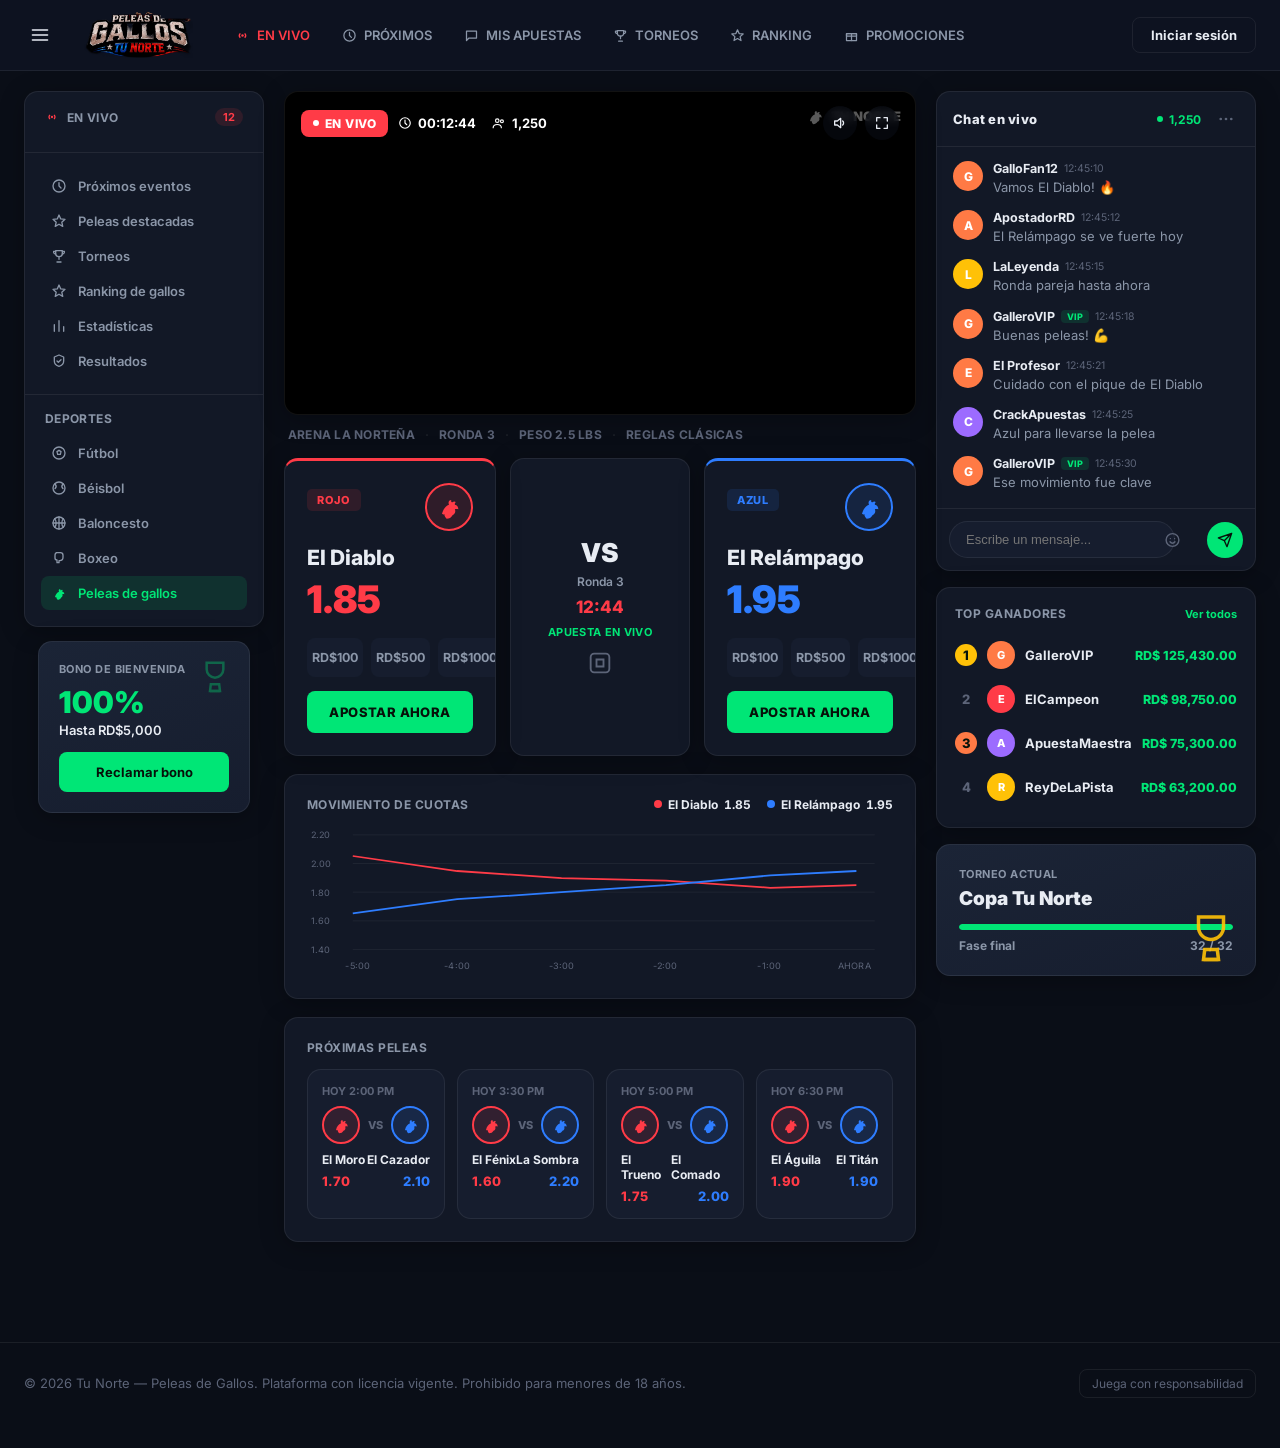
<file: index.html>
<!DOCTYPE html>
<html lang="es">
<head>
<meta charset="UTF-8">
<meta name="viewport" content="width=device-width, initial-scale=1.0">
<title>Tu Norte — Apuestas de Gallos en Vivo</title>
<link rel="stylesheet" href="styles.css?v=3">
<script>
  if(localStorage.getItem('gc_auth') !== '1'){ /* home es pública, no se exige login para ver */ }
</script>
</head>
<body>

<header class="topbar">
  <div class="topbar-inner">
    <button class="menu-btn" aria-label="Menú" onclick="toggleSidebar()">
      <svg viewBox="0 0 24 24" fill="none" stroke="currentColor" stroke-width="2" stroke-linecap="round" width="20" height="20"><path d="M3 6h18"/><path d="M3 12h18"/><path d="M3 18h18"/></svg>
    </button>
    <a href="index.html" class="brand">
      <img src="assets/logo-tu-norte.webp" alt="Peleas de Gallos Tu Norte" class="brand-logo-img">
    </a>

    <nav class="main-nav">
      <a href="index.html" class="active">
        <svg viewBox="0 0 24 24" fill="none" stroke="currentColor" stroke-width="2"><circle cx="12" cy="12" r="2" fill="currentColor" stroke="none"/><path d="M8.5 8.5a5 5 0 0 0 0 7"/><path d="M15.5 8.5a5 5 0 0 1 0 7"/></svg>
        EN VIVO
      </a>
      <a href="#proximas">
        <svg viewBox="0 0 24 24" fill="none" stroke="currentColor" stroke-width="2" stroke-linecap="round"><circle cx="12" cy="12" r="9"/><path d="M12 7v5l3 3"/></svg>
        PRÓXIMOS
      </a>
      <a href="billetera.html">
        <svg viewBox="0 0 24 24" fill="none" stroke="currentColor" stroke-width="2" stroke-linecap="round" stroke-linejoin="round"><path d="M4 5h16v11H8l-4 4V5z"/></svg>
        MIS APUESTAS
      </a>
      <a href="#">
        <svg viewBox="0 0 24 24" fill="none" stroke="currentColor" stroke-width="2" stroke-linecap="round" stroke-linejoin="round"><path d="M7 4h10v4a5 5 0 0 1-10 0V4z"/><path d="M7 5H4a3 3 0 0 0 3 4"/><path d="M17 5h3a3 3 0 0 1-3 4"/><path d="M12 13v4"/><path d="M9 21h6"/></svg>
        TORNEOS
      </a>
      <a href="#">
        <svg viewBox="0 0 24 24" fill="none" stroke="currentColor" stroke-width="2" stroke-linejoin="round"><path d="M12 3l2.6 5.9 6.4.6-4.8 4.3 1.4 6.3L12 16.9 6.4 20.1l1.4-6.3-4.8-4.3 6.4-.6L12 3z"/></svg>
        RANKING
      </a>
      <a href="#">
        <svg viewBox="0 0 24 24" fill="none" stroke="currentColor" stroke-width="2" stroke-linecap="round" stroke-linejoin="round"><rect x="4" y="9" width="16" height="11"/><path d="M4 9h16v4H4z"/><path d="M12 9v11"/></svg>
        PROMOCIONES
      </a>
    </nav>

    <div class="top-actions">
      <span id="nav-guest" style="display:flex;">
        <a href="login.html" class="btn btn-outline" style="padding:9px 18px; font-size:13px;">Iniciar sesión</a>
      </span>
      <span id="nav-user" style="display:none; align-items:center; gap:12px;">
        <a href="billetera.html" class="wallet-pill">
          <span class="amt" id="balance-pill">RD$ 0.00</span>
          <span class="add-btn">+</span>
        </a>
        <button class="icon-btn" aria-label="Notificaciones">
          <svg viewBox="0 0 24 24" fill="none" stroke="currentColor" stroke-width="2" stroke-linecap="round" stroke-linejoin="round"><path d="M6 9a6 6 0 0 1 12 0c0 5 2 6 2 6H4s2-1 2-6z"/><path d="M10 20a2 2 0 0 0 4 0"/></svg>
          <span class="badge">3</span>
        </button>
        <a href="#" onclick="logout(); return false;" class="icon-btn" aria-label="Cuenta">
          <svg viewBox="0 0 24 24" fill="none" stroke="currentColor" stroke-width="2" stroke-linecap="round" stroke-linejoin="round"><circle cx="12" cy="8" r="4"/><path d="M4 20c0-4 4-6 8-6s8 2 8 6"/></svg>
        </a>
      </span>
    </div>
  </div>
</header>

<div class="dashboard">

  <!-- ===== LEFT SIDEBAR ===== -->
  <div class="sidebar-backdrop" id="sidebar-backdrop" onclick="toggleSidebar()"></div>
  <aside class="left-sidebar" id="left-sidebar">
    <button class="sidebar-close" aria-label="Cerrar menú" onclick="toggleSidebar()">
      <svg viewBox="0 0 24 24" fill="none" stroke="currentColor" stroke-width="2" stroke-linecap="round"><path d="M6 6l12 12M18 6L6 18"/></svg>
    </button>
    <div class="side-panel">
      <div class="side-section">
        <div class="side-head">
          <span class="title">
            <svg viewBox="0 0 24 24" fill="none" stroke="currentColor" stroke-width="2"><circle cx="12" cy="12" r="2" fill="currentColor" stroke="none"/><path d="M8.5 8.5a5 5 0 0 0 0 7"/><path d="M15.5 8.5a5 5 0 0 1 0 7"/></svg>
            En vivo
          </span>
          <span class="count-pill">12</span>
        </div>
      </div>
      <div class="side-section">
        <div class="side-link-list">
          <a class="side-link" href="#"><svg viewBox="0 0 24 24" fill="none" stroke="currentColor" stroke-width="2" stroke-linecap="round"><circle cx="12" cy="12" r="9"/><path d="M12 7v5l3 3"/></svg>Próximos eventos</a>
          <a class="side-link" href="#"><svg viewBox="0 0 24 24" fill="none" stroke="currentColor" stroke-width="2" stroke-linejoin="round"><path d="M12 3l2.6 5.9 6.4.6-4.8 4.3 1.4 6.3L12 16.9 6.4 20.1l1.4-6.3-4.8-4.3 6.4-.6L12 3z"/></svg>Peleas destacadas</a>
          <a class="side-link" href="#"><svg viewBox="0 0 24 24" fill="none" stroke="currentColor" stroke-width="2" stroke-linecap="round" stroke-linejoin="round"><path d="M7 4h10v4a5 5 0 0 1-10 0V4z"/><path d="M7 5H4a3 3 0 0 0 3 4"/><path d="M17 5h3a3 3 0 0 1-3 4"/><path d="M12 13v4"/><path d="M9 21h6"/></svg>Torneos</a>
          <a class="side-link" href="#"><svg viewBox="0 0 24 24" fill="none" stroke="currentColor" stroke-width="2" stroke-linejoin="round"><path d="M12 3l2.6 5.9 6.4.6-4.8 4.3 1.4 6.3L12 16.9 6.4 20.1l1.4-6.3-4.8-4.3 6.4-.6L12 3z"/></svg>Ranking de gallos</a>
          <a class="side-link" href="#"><svg viewBox="0 0 24 24" fill="none" stroke="currentColor" stroke-width="2" stroke-linecap="round"><path d="M5 20V10M12 20V4M19 20v-7"/></svg>Estadísticas</a>
          <a class="side-link" href="#"><svg viewBox="0 0 24 24" fill="none" stroke="currentColor" stroke-width="2" stroke-linecap="round" stroke-linejoin="round"><path d="M12 3l7 3v6c0 4-3 7-7 8-4-1-7-4-7-8V6l7-3z"/><path d="M9 12l2 2 4-4"/></svg>Resultados</a>
        </div>
      </div>
      <div class="side-section">
        <div class="side-head"><span class="title" style="color:var(--ink-soft);">Deportes</span></div>
        <div class="side-link-list">
          <a class="side-link" href="#"><svg viewBox="0 0 24 24" fill="none" stroke="currentColor" stroke-width="2"><circle cx="12" cy="12" r="9"/><path d="M12 8l3 2-1 4h-4l-1-4z"/></svg>Fútbol</a>
          <a class="side-link" href="#"><svg viewBox="0 0 24 24" fill="none" stroke="currentColor" stroke-width="2" stroke-linecap="round"><circle cx="12" cy="12" r="9"/><path d="M6 6c2 2 2 5 0 7M18 6c-2 2-2 5 0 7"/></svg>Béisbol</a>
          <a class="side-link" href="#"><svg viewBox="0 0 24 24" fill="none" stroke="currentColor" stroke-width="2" stroke-linecap="round"><circle cx="12" cy="12" r="9"/><path d="M3 12h18M12 3v18M5.5 5.5c3 3 3 10 0 13M18.5 5.5c-3 3-3 10 0 13"/></svg>Baloncesto</a>
          <a class="side-link" href="#"><svg viewBox="0 0 24 24" fill="none" stroke="currentColor" stroke-width="2" stroke-linejoin="round"><path d="M8 4h6a4 4 0 0 1 4 4v3a5 5 0 0 1-5 5h-1v3H9v-4c-2 0-3-1-3-3V9a5 5 0 0 1 2-5z"/></svg>Boxeo</a>
          <a class="side-link active" href="index.html"><svg viewBox="0 0 24 24" fill="currentColor" stroke="none"><path d="M6 18c1-4 3-7 6-8-1-2 0-4 2-4-.5 1 0 2 1 2 1-1 2-1 3 0-1 0-1 1-1 2 2 0 3 2 3 4-1-.5-2-.5-3 0 1 2 0 4-2 5-1 2-3 3-5 3-1-1-2-2-2-4-1 1-1 0-2 0z"/></svg>Peleas de gallos</a>
        </div>
      </div>
    </div>

    <div class="promo-card">
      <svg class="trophy" viewBox="0 0 24 24" fill="none" stroke="#00E676" stroke-width="1.5"><path d="M7 4h10v4a5 5 0 0 1-10 0V4z"/><path d="M9 21h6"/><path d="M9.5 17h5l.5 4h-6l.5-4z"/></svg>
      <div class="label">Bono de bienvenida</div>
      <div class="big">100%</div>
      <div class="sub">Hasta RD$5,000</div>
      <a href="registro.html" class="btn btn-brass btn-block" style="font-size:13px; padding:11px;">Reclamar bono</a>
    </div>
  </aside>

  <!-- ===== MAIN ===== -->
  <main>
    <div class="video-panel">
      <div class="video-watermark">
        <svg viewBox="0 0 24 24" fill="#fff" stroke="none"><path d="M6 18c1-4 3-7 6-8-1-2 0-4 2-4-.5 1 0 2 1 2 1-1 2-1 3 0-1 0-1 1-1 2 2 0 3 2 3 4-1-.5-2-.5-3 0 1 2 0 4-2 5-1 2-3 3-5 3-1-1-2-2-2-4-1 1-1 0-2 0z"/></svg>
        TU NORTE
      </div>
      <div class="video-overlay-top">
        <div style="display:flex; gap:10px; align-items:center;">
          <span class="live-badge"><span class="dot"></span>EN VIVO</span>
          <span class="video-meta-pill">
            <span class="item"><svg viewBox="0 0 24 24" fill="none" stroke="currentColor" stroke-width="2" stroke-linecap="round"><circle cx="12" cy="12" r="9"/><path d="M12 7v5l3 3"/></svg><span id="countdown">00:12:45</span></span>
            <span class="item"><svg viewBox="0 0 24 24" fill="none" stroke="currentColor" stroke-width="2" stroke-linecap="round" stroke-linejoin="round"><circle cx="9" cy="8" r="3"/><path d="M2 20c0-3.5 3-5.5 7-5.5s7 2 7 5.5"/><circle cx="17" cy="9" r="2.5"/></svg><span id="viewer-count">1,250</span></span>
          </span>
        </div>
        <div class="video-controls">
          <button class="video-icon-btn" id="mute-btn" aria-label="Sonido">
            <svg viewBox="0 0 24 24" fill="none" stroke="currentColor" stroke-width="2" stroke-linecap="round" stroke-linejoin="round"><path d="M4 9v6h4l5 4V5L8 9H4z"/><path d="M16 9a4 4 0 0 1 0 6"/></svg>
          </button>
          <button class="video-icon-btn" onclick="document.querySelector('.video-panel').requestFullscreen && document.querySelector('.video-panel').requestFullscreen()" aria-label="Pantalla completa">
            <svg viewBox="0 0 24 24" fill="none" stroke="currentColor" stroke-width="2" stroke-linecap="round" stroke-linejoin="round"><path d="M9 4H4v5M15 4h5v5M9 20H4v-5M15 20h5v-5"/></svg>
          </button>
        </div>
      </div>
      <iframe id="live-iframe"
        src="https://www.youtube.com/embed/if_2f8as9RU?start=5&autoplay=1&mute=1&loop=1&playlist=if_2f8as9RU&controls=0&modestbranding=1&rel=0&showinfo=0&iv_load_policy=3"
        title="Transmisión en vivo" allow="autoplay; encrypted-media" allowfullscreen>
      </iframe>
    </div>
    <div class="video-caption">
      <span>ARENA LA NORTEÑA</span><span class="sep">·</span><span>RONDA 3</span><span class="sep">·</span><span>PESO 2.5 LBS</span><span class="sep">·</span><span>REGLAS CLÁSICAS</span>
    </div>

    <div class="matchup-row">
      <div class="side-card red">
        <div class="side-card-top">
          <span class="side-tag red">ROJO</span>
          <span class="rooster-avatar red"><svg viewBox="0 0 24 24" fill="currentColor" stroke="none"><path d="M6 18c1-4 3-7 6-8-1-2 0-4 2-4-.5 1 0 2 1 2 1-1 2-1 3 0-1 0-1 1-1 2 2 0 3 2 3 4-1-.5-2-.5-3 0 1 2 0 4-2 5-1 2-3 3-5 3-1-1-2-2-2-4-1 1-1 0-2 0z"/></svg></span>
        </div>
        <div class="name">El Diablo</div>
        <div class="odds-val" id="odds-red">1.85</div>
        <div class="quick-chips" id="chip-row-red"></div>
        <button class="bet-btn" onclick="placeBet('red')">Apostar ahora</button>
      </div>

      <div class="vs-panel">
        <div class="vs-mark">VS</div>
        <div class="round">Ronda 3</div>
        <div class="timer" id="countdown2">00:12:45</div>
        <div class="live-note">Apuesta en vivo</div>
        <svg class="ring-icon" viewBox="0 0 24 24" fill="none" stroke="currentColor" stroke-width="1.6"><rect x="4" y="4" width="16" height="16" rx="3"/><path d="M9 9h6v6H9z"/></svg>
      </div>

      <div class="side-card blue">
        <div class="side-card-top">
          <span class="side-tag blue">AZUL</span>
          <span class="rooster-avatar blue"><svg viewBox="0 0 24 24" fill="currentColor" stroke="none"><path d="M6 18c1-4 3-7 6-8-1-2 0-4 2-4-.5 1 0 2 1 2 1-1 2-1 3 0-1 0-1 1-1 2 2 0 3 2 3 4-1-.5-2-.5-3 0 1 2 0 4-2 5-1 2-3 3-5 3-1-1-2-2-2-4-1 1-1 0-2 0z"/></svg></span>
        </div>
        <div class="name">El Relámpago</div>
        <div class="odds-val" id="odds-blue">1.95</div>
        <div class="quick-chips" id="chip-row-blue"></div>
        <button class="bet-btn" onclick="placeBet('blue')">Apostar ahora</button>
      </div>
    </div>

    <div class="chart-panel">
      <div class="chart-head">
        <span class="title">Movimiento de cuotas</span>
        <div class="chart-legend">
          <span><span class="dot red"></span>El Diablo <b id="legend-red" class="mono">1.85</b></span>
          <span><span class="dot blue"></span>El Relámpago <b id="legend-blue" class="mono">1.95</b></span>
        </div>
      </div>
      <svg class="chart-svg" viewBox="0 0 640 170" preserveAspectRatio="none">
        <line x1="50" y1="10" x2="620" y2="10" stroke="rgba(255,255,255,0.06)"/>
        <line x1="50" y1="42.5" x2="620" y2="42.5" stroke="rgba(255,255,255,0.06)"/>
        <line x1="50" y1="75" x2="620" y2="75" stroke="rgba(255,255,255,0.06)"/>
        <line x1="50" y1="107.5" x2="620" y2="107.5" stroke="rgba(255,255,255,0.06)"/>
        <line x1="50" y1="140" x2="620" y2="140" stroke="rgba(255,255,255,0.06)"/>
        <text x="4" y="14" fill="#5C6478" font-size="10">2.20</text>
        <text x="4" y="46.5" fill="#5C6478" font-size="10">2.00</text>
        <text x="4" y="79" fill="#5C6478" font-size="10">1.80</text>
        <text x="4" y="111.5" fill="#5C6478" font-size="10">1.60</text>
        <text x="4" y="144" fill="#5C6478" font-size="10">1.40</text>
        <polyline points="50,34 164,51 278,59 392,62 506,70 600,67" fill="none" stroke="#FF3B47" stroke-width="2"/>
        <polyline points="50,99 164,83 278,75 392,67 506,56 600,51" fill="none" stroke="#2E7DFF" stroke-width="2"/>
        <text x="42" y="162" fill="#5C6478" font-size="10">-5:00</text>
        <text x="150" y="162" fill="#5C6478" font-size="10">-4:00</text>
        <text x="264" y="162" fill="#5C6478" font-size="10">-3:00</text>
        <text x="378" y="162" fill="#5C6478" font-size="10">-2:00</text>
        <text x="492" y="162" fill="#5C6478" font-size="10">-1:00</text>
        <text x="580" y="162" fill="#5C6478" font-size="10">AHORA</text>
      </svg>
    </div>

    <div class="upcoming-panel" id="proximas">
      <div class="upcoming-title">Próximas peleas</div>
      <div class="upcoming-grid" id="upcoming-grid"></div>
    </div>
  </main>

  <!-- ===== RIGHT SIDEBAR ===== -->
  <aside>
    <div class="chat-card">
      <div class="chat-card-head">
        <span class="title">Chat en vivo</span>
        <div style="display:flex; align-items:center; gap:12px;">
          <span class="live-count"><span class="dot"></span><span id="chat-viewer-count">1,250</span></span>
          <button class="more-btn" aria-label="Más opciones">
            <svg viewBox="0 0 24 24" fill="currentColor" stroke="none"><circle cx="5" cy="12" r="1.8"/><circle cx="12" cy="12" r="1.8"/><circle cx="19" cy="12" r="1.8"/></svg>
          </button>
        </div>
      </div>
      <div class="chat-msgs" id="chat-messages"></div>
      <div class="chat-input-bar">
        <div class="chat-input-wrap">
          <input type="text" id="chat-input" placeholder="Escribe un mensaje..." maxlength="140" onkeydown="if(event.key==='Enter') sendChatMessage();">
          <button class="emoji-btn" aria-label="Emoji" onclick="return false;">
            <svg viewBox="0 0 24 24" fill="none" stroke="currentColor" stroke-width="2"><circle cx="12" cy="12" r="9"/><path d="M9 10h.01M15 10h.01" stroke-linecap="round"/><path d="M8.5 14.5c1 1.3 2.2 2 3.5 2s2.5-.7 3.5-2" stroke-linecap="round"/></svg>
          </button>
        </div>
        <button class="send-btn" onclick="sendChatMessage()" aria-label="Enviar">
          <svg viewBox="0 0 24 24" fill="none" stroke="currentColor" stroke-width="2" stroke-linecap="round" stroke-linejoin="round"><path d="M22 2L11 13M22 2l-7 20-4-9-9-4 20-7z"/></svg>
        </button>
      </div>
    </div>

    <div class="leaderboard-card">
      <div class="leaderboard-head"><span class="title">Top ganadores</span><span class="link">Ver todos</span></div>
      <div id="leaderboard-list"></div>
    </div>

    <div class="tournament-card">
      <svg class="trophy-graphic" viewBox="0 0 24 24" fill="none" stroke="#FFC107" stroke-width="1.4"><path d="M7 4h10v4a5 5 0 0 1-10 0V4z"/><path d="M9 21h6"/><path d="M9.5 17h5l.5 4h-6l.5-4z"/></svg>
      <div class="label">Torneo actual</div>
      <div class="name">Copa Tu Norte</div>
      <div class="progress-track"><div class="progress-fill" style="width:100%"></div></div>
      <div class="status"><span>Fase final</span><span>32 / 32</span></div>
    </div>
  </aside>
</div>

<footer>
  <div class="wrap">
    <div>© 2026 Tu Norte — Peleas de Gallos. Plataforma con licencia vigente. Prohibido para menores de 18 años.</div>
    <div class="legal-badge">Juega con responsabilidad</div>
  </div>
</footer>

<script src="app.js?v=3"></script>
<script>
/* ---------- Menú lateral (móvil) ---------- */
function toggleSidebar(){
  document.getElementById('left-sidebar').classList.toggle('open');
  document.getElementById('sidebar-backdrop').classList.toggle('open');
}

/* ---------- Cuotas y apuesta rápida por esquina ---------- */
let odds = { red: 1.85, blue: 1.95 };
let selected = { red: 0, blue: 0 };
const chipVals = [100, 500, 1000];

function buildChips(side){
  const row = document.getElementById('chip-row-' + side);
  row.innerHTML = chipVals.map(v => `<div class="quick-chip" data-val="${v}" onclick="selectChip('${side}', ${v})">RD$${v}</div>`).join('');
}
buildChips('red'); buildChips('blue');

function selectChip(side, val){
  selected[side] = val;
  document.querySelectorAll('#chip-row-' + side + ' .quick-chip').forEach(c => {
    c.classList.toggle('active', parseInt(c.dataset.val) === val);
  });
}

function placeBet(side){
  const amt = selected[side];
  if(!amt){ showToast('Selecciona un monto rápido primero'); return; }
  if(!isAuthed()){ window.location.href = 'login.html?next=index.html'; return; }
  if(amt > Store.getBalance()){ showToast('Saldo insuficiente. Carga tu billetera.'); return; }

  Store.setBalance(Store.getBalance() - amt);
  Store.addBet({
    id: 'AP-' + Math.floor(1000 + Math.random()*9000),
    evento: 'Arena La Norteña — Ronda 3',
    lado: side === 'red' ? 'Rojo' : 'Azul',
    monto: amt,
    cuota: odds[side],
    resultado: 'pending',
    fecha: 'Ahora'
  });
  renderBalancePill();
  showToast(`Apuesta confirmada: ${money(amt)} al ${side === 'red' ? 'Rojo (El Diablo)' : 'Azul (El Relámpago)'}`);
  selected[side] = 0;
  document.querySelectorAll('#chip-row-' + side + ' .quick-chip').forEach(c => c.classList.remove('active'));
}

/* Fluctuación de cuotas en vivo */
setInterval(() => {
  odds.red = +(1.85 + (Math.random()*0.06 - 0.03)).toFixed(2);
  odds.blue = +(1.95 + (Math.random()*0.06 - 0.03)).toFixed(2);
  document.getElementById('odds-red').textContent = odds.red.toFixed(2);
  document.getElementById('odds-blue').textContent = odds.blue.toFixed(2);
  document.getElementById('legend-red').textContent = odds.red.toFixed(2);
  document.getElementById('legend-blue').textContent = odds.blue.toFixed(2);
}, 4000);

/* Reloj de cierre */
let secondsLeft = 12*60 + 45;
function fmtClock(s){
  const h = Math.floor(s/3600), m = Math.floor((s%3600)/60), sec = s%60;
  return [h,m,sec].map(n => String(n).padStart(2,'0')).join(':');
}
setInterval(() => {
  if(secondsLeft <= 0) return;
  secondsLeft--;
  document.getElementById('countdown').textContent = fmtClock(secondsLeft);
  document.getElementById('countdown2').textContent = fmtClock(secondsLeft).slice(3);
}, 1000);

/* Contador de espectadores */
setInterval(() => {
  const el = document.getElementById('viewer-count');
  const el2 = document.getElementById('chat-viewer-count');
  const current = parseInt(el.textContent.replace(/,/g,''));
  const next = Math.max(80, current + Math.floor(Math.random()*9) - 4);
  el.textContent = next.toLocaleString('es-DO');
  el2.textContent = next.toLocaleString('es-DO');
}, 5000);

/* Mute toggle del video */
let muted = true;
document.getElementById('mute-btn').addEventListener('click', () => {
  muted = !muted;
  const f = document.getElementById('live-iframe');
  f.src = `https://www.youtube.com/embed/if_2f8as9RU?start=5&autoplay=1&mute=${muted?1:0}&loop=1&playlist=if_2f8as9RU&controls=0&modestbranding=1&rel=0&showinfo=0&iv_load_policy=3`;
});

/* ---------- Próximas peleas ---------- */
const upcoming = [
  { time:'HOY 2:00 PM', a:'El Moro', b:'El Cazador', oa:'1.70', ob:'2.10' },
  { time:'HOY 3:30 PM', a:'El Fénix', b:'La Sombra', oa:'1.60', ob:'2.20' },
  { time:'HOY 5:00 PM', a:'El Trueno', b:'El Comado', oa:'1.75', ob:'2.00' },
  { time:'HOY 6:30 PM', a:'El Águila', b:'El Titán', oa:'1.90', ob:'1.90' },
];
const roosterIcon = '<svg viewBox="0 0 24 24" fill="currentColor" stroke="none"><path d="M6 18c1-4 3-7 6-8-1-2 0-4 2-4-.5 1 0 2 1 2 1-1 2-1 3 0-1 0-1 1-1 2 2 0 3 2 3 4-1-.5-2-.5-3 0 1 2 0 4-2 5-1 2-3 3-5 3-1-1-2-2-2-4-1 1-1 0-2 0z"/></svg>';
document.getElementById('upcoming-grid').innerHTML = upcoming.map(f => `
  <div class="upcoming-card">
    <div class="upcoming-time">${f.time}</div>
    <div class="upcoming-vs">
      <span class="rooster-avatar red">${roosterIcon}</span>
      <span class="vs-mini">VS</span>
      <span class="rooster-avatar blue">${roosterIcon}</span>
    </div>
    <div class="upcoming-names"><span>${f.a}</span><span>${f.b}</span></div>
    <div class="upcoming-odds"><span class="r">${f.oa}</span><span class="b">${f.ob}</span></div>
  </div>
`).join('');

/* ---------- Chat en vivo ---------- */
const chatMessages = document.getElementById('chat-messages');
const avatarColors = ['#FF3B47','#2E7DFF','#00E676','#FFC107','#9C6BFF','#FF7A45'];
function colorFor(name){
  let h = 0; for(let i=0;i<name.length;i++) h = name.charCodeAt(i) + ((h<<5)-h);
  return avatarColors[Math.abs(h) % avatarColors.length];
}
function addChat(user, text, time, vip){
  const row = document.createElement('div');
  row.className = 'chat-msg-row';
  row.innerHTML = `
    <div class="chat-avatar" style="background:${colorFor(user)};">${user.charAt(0).toUpperCase()}</div>
    <div class="chat-msg-body">
      <div class="chat-msg-head">
        <span class="chat-username">${user}</span>
        ${vip ? '<span class="vip-badge">VIP</span>' : ''}
        <span class="chat-time">${time}</span>
      </div>
      <div class="chat-text"></div>
    </div>`;
  row.querySelector('.chat-text').textContent = text;
  chatMessages.appendChild(row);
  chatMessages.scrollTop = chatMessages.scrollHeight;
}

addChat('GalloFan12', 'Vamos El Diablo! 🔥', '12:45:10');
addChat('ApostadorRD', 'El Relámpago se ve fuerte hoy', '12:45:12');
addChat('LaLeyenda', 'Ronda pareja hasta ahora', '12:45:15');
addChat('GalleroVIP', 'Buenas peleas! 💪', '12:45:18', true);
addChat('El Profesor', 'Cuidado con el pique de El Diablo', '12:45:21');
addChat('CrackApuestas', 'Azul para llevarse la pelea', '12:45:25');
addChat('GalleroVIP', 'Ese movimiento fue clave', '12:45:30', true);

const chatPoolNames = ['Franklyn_RD','LaGalleraMoca','Yeimy88','ElCriollo','DonRafa','Perico23','TatoBets','LimaGallos','Wander_RD'];
const chatPoolMsgs = ['Vamos Diablo, ese pico no falla','Cargando más al Azul 💪','La cuota está bajando rápido','Buena defensa del Rojo','Esto se pone bueno','Azul respondiendo bien'];
setInterval(() => {
  const name = chatPoolNames[Math.floor(Math.random()*chatPoolNames.length)];
  const text = chatPoolMsgs[Math.floor(Math.random()*chatPoolMsgs.length)];
  const now = new Date();
  const time = [now.getHours(),now.getMinutes(),now.getSeconds()].map(n=>String(n).padStart(2,'0')).join(':');
  addChat(name, text, time);
}, 4000);

function sendChatMessage(){
  const input = document.getElementById('chat-input');
  const text = input.value.trim();
  if(!text) return;
  const now = new Date();
  const time = [now.getHours(),now.getMinutes(),now.getSeconds()].map(n=>String(n).padStart(2,'0')).join(':');
  addChat('Tú', text, time);
  input.value = '';
}

/* ---------- Top ganadores ---------- */
const leaders = [
  { rank:1, name:'GalleroVIP', amt:125430, cls:'gold' },
  { rank:2, name:'ElCampeon', amt:98750 },
  { rank:3, name:'ApuestaMaestra', amt:75300, cls:'bronze' },
  { rank:4, name:'ReyDeLaPista', amt:63200 },
];
document.getElementById('leaderboard-list').innerHTML = leaders.map(l => `
  <div class="lb-row">
    <div class="lb-rank ${l.cls || ''}">${l.rank}</div>
    <div class="lb-avatar" style="background:${colorFor(l.name)}; display:flex; align-items:center; justify-content:center; font-size:11px; font-weight:800; color:#fff;">${l.name.charAt(0)}</div>
    <div class="lb-name">${l.name}</div>
    <div class="lb-amt">RD$ ${l.amt.toLocaleString('es-DO')}.00</div>
  </div>
`).join('');
</script>

</body>
</html>
</file>
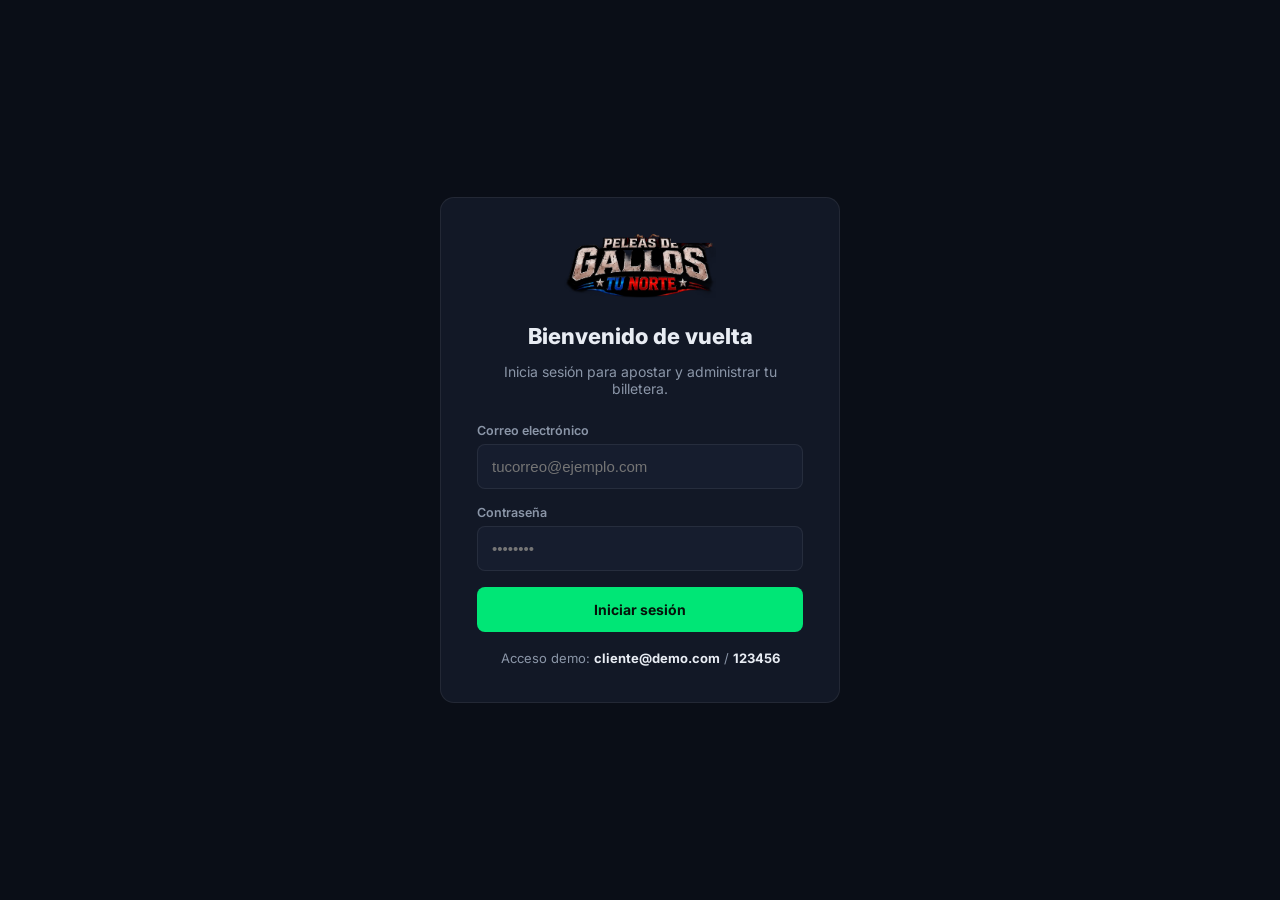
<file: billetera.html>
<!DOCTYPE html>
<html lang="es">
<head>
<meta charset="UTF-8">
<meta name="viewport" content="width=device-width, initial-scale=1.0">
<title>Billetera | Tu Norte — Peleas de Gallos</title>
<link rel="stylesheet" href="styles.css?v=3">
<script>
  if(localStorage.getItem('gc_auth') !== '1'){ window.location.href = 'login.html?next=billetera.html'; }
</script>
</head>
<body>

<header class="topbar">
  <div class="wrap topbar-inner">
    <a href="index.html" class="brand"><img src="assets/logo-tu-norte.webp" alt="Peleas de Gallos Tu Norte" class="brand-logo-img"></a>
    <nav class="nav">
      <a href="index.html">Cartelera</a>
      <a href="evento.html">Evento en vivo</a>
      <a href="billetera.html">Billetera</a>
      <span id="nav-guest" style="display:none;">
        <a href="login.html" class="btn btn-outline" style="padding:8px 16px; font-size:14px;">Iniciar sesión</a>
      </span>
      <span id="nav-user" style="display:flex; gap:14px; align-items:center;">
        <a href="billetera.html" class="balance-pill" id="balance-pill">RD$ 0</a>
        <a href="#" onclick="logout(); return false;" style="color:var(--ink-soft); font-size:14px;">Salir</a>
      </span>
    </nav>
  </div>
</header>

<div class="wrap" style="padding-top:44px;">
  <h1 style="font-size:32px;">Tu billetera</h1>

  <div class="wallet-hero">
    <div class="balance-card">
      <div>
        <div class="label">Saldo disponible</div>
        <div class="amount" id="big-balance">RD$ 0</div>
      </div>
      <a href="evento.html" class="btn btn-outline btn-block">Ir a apostar</a>
    </div>

    <div class="deposit-card">
      <h3>Cargar saldo</h3>
      <div class="chip-row" id="deposit-chip-row"></div>
      <input type="number" id="deposit-input" class="amount-input" placeholder="Monto a depositar (RD$)" min="100" step="100">
      <button class="paypal-btn" onclick="fakeDeposit()">
        <span class="pp-logo">PayPal</span> — Depositar
      </button>
      <div class="demo-note">Modo demostración: no se procesa dinero real. Puedes usar cualquier monto de prueba.</div>
    </div>
  </div>

  <div class="section-head" style="margin-top:50px;">
    <h2>Historial de apuestas</h2>
  </div>

  <table class="history-table">
    <thead>
      <tr><th>ID</th><th>Evento</th><th>Lado</th><th>Cuota</th><th>Fecha</th><th style="text-align:right;">Monto</th><th style="text-align:right;">Estado</th></tr>
    </thead>
    <tbody id="history-body"></tbody>
  </table>
</div>

<footer>
  <div class="wrap">
    <div>© 2026 Tu Norte — Peleas de Gallos. Plataforma con licencia vigente. Prohibido para menores de 18 años.</div>
    <div class="legal-badge">Juega con responsabilidad</div>
  </div>
</footer>

<script src="app.js?v=3"></script>
<script>
const depChips = [500, 1000, 2500, 5000];
document.getElementById('deposit-chip-row').innerHTML = depChips.map(c =>
  `<div class="chip" onclick="document.getElementById('deposit-input').value=${c}">${money(c)}</div>`
).join('');

function refreshBalanceDisplay(){
  document.getElementById('big-balance').textContent = money(Store.getBalance());
}

function fakeDeposit(){
  const amt = parseFloat(document.getElementById('deposit-input').value) || 0;
  if(amt < 100){ showToast('Monto mínimo de depósito: RD$ 100'); return; }
  Store.addFunds(amt);
  renderBalancePill();
  refreshBalanceDisplay();
  document.getElementById('deposit-input').value = '';
  showToast(`Depósito simulado de ${money(amt)} acreditado`);
}

function pillClass(r){
  if(r === 'win') return 'pill win';
  if(r === 'loss') return 'pill loss';
  return 'pill pending';
}
function pillLabel(r){
  if(r === 'win') return 'Ganada';
  if(r === 'loss') return 'Perdida';
  return 'Pendiente';
}

function renderHistory(){
  const rows = Store.getHistory();
  document.getElementById('history-body').innerHTML = rows.map(r => `
    <tr>
      <td>${r.id}</td>
      <td>${r.evento}</td>
      <td>${r.lado}</td>
      <td class="num">${r.cuota.toFixed(2)}</td>
      <td>${r.fecha}</td>
      <td class="num">${money(r.monto)}</td>
      <td style="text-align:right;"><span class="${pillClass(r.resultado)}">${pillLabel(r.resultado)}</span></td>
    </tr>
  `).join('');
}

document.addEventListener('DOMContentLoaded', () => {
  refreshBalanceDisplay();
  renderHistory();
});
</script>

</body>
</html>
</file>
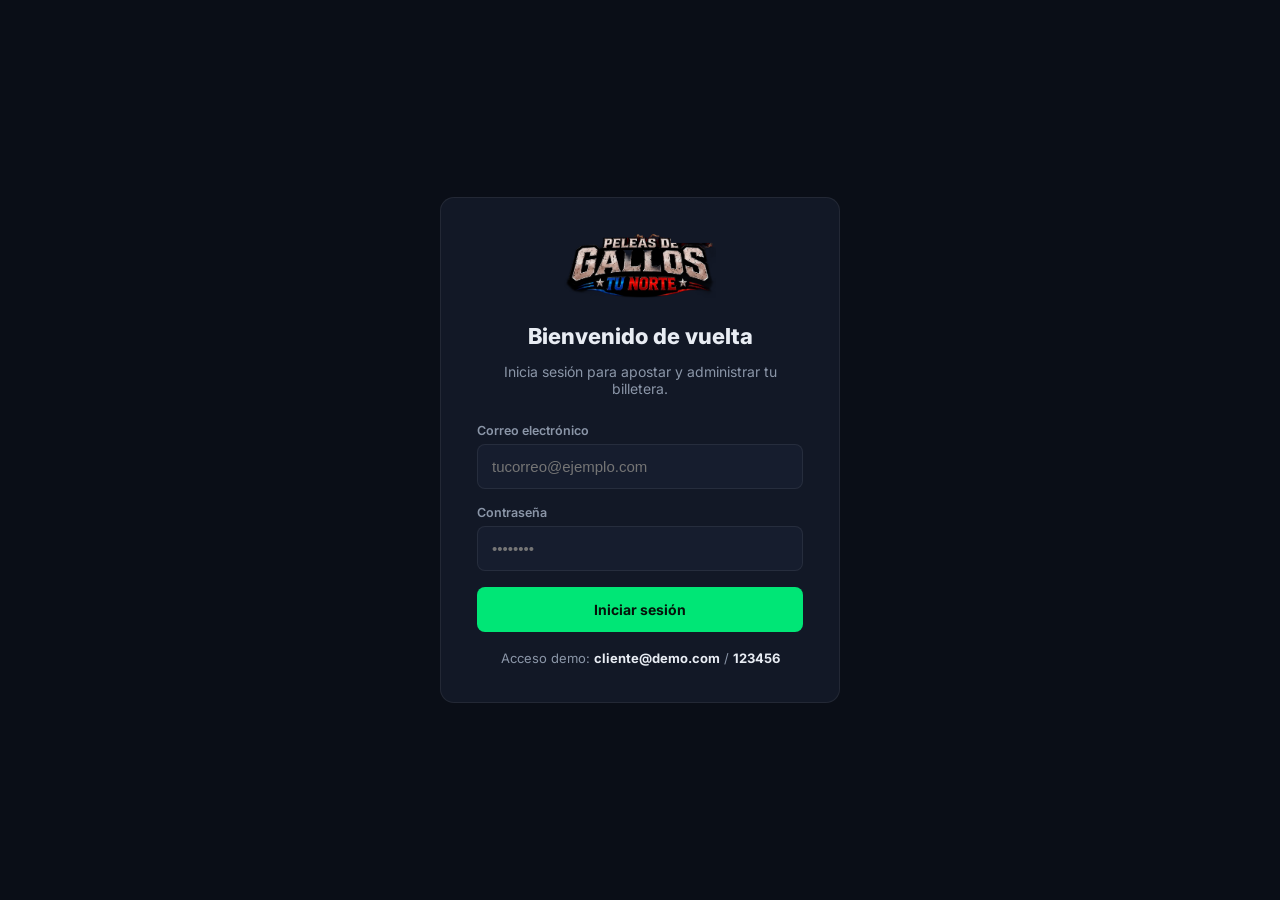
<file: evento.html>
<!DOCTYPE html>
<html lang="es">
<head>
<meta charset="UTF-8">
<meta name="viewport" content="width=device-width, initial-scale=1.0">
<title>Matador vs. Huracán — En vivo | Tu Norte</title>
<link rel="stylesheet" href="styles.css?v=3">
<script>
  if(localStorage.getItem('gc_auth') !== '1'){ window.location.href = 'login.html?next=evento.html'; }
</script>
</head>
<body>

<header class="topbar">
  <div class="wrap topbar-inner">
    <a href="index.html" class="brand"><img src="assets/logo-tu-norte.webp" alt="Peleas de Gallos Tu Norte" class="brand-logo-img"></a>
    <nav class="nav">
      <a href="index.html">Cartelera</a>
      <a href="evento.html">Evento en vivo</a>
      <a href="billetera.html">Billetera</a>
      <span id="nav-guest" style="display:none;">
        <a href="login.html" class="btn btn-outline" style="padding:8px 16px; font-size:14px;">Iniciar sesión</a>
      </span>
      <span id="nav-user" style="display:flex; gap:14px; align-items:center;">
        <a href="billetera.html" class="balance-pill" id="balance-pill">RD$ 0</a>
        <a href="#" onclick="logout(); return false;" style="color:var(--ink-soft); font-size:14px;">Salir</a>
      </span>
    </nav>
  </div>
</header>

<div class="wrap event-head">
  <div class="event-status"><span class="live-dot"></span> EN VIVO — Copa Espaillat, Bout 5 · cierra en <span id="countdown">4:00</span></div>
  <h1 style="font-size:34px;">Gallo A <span style="color:var(--ink-soft); font-weight:400; font-size:22px;">vs</span> Gallo B</h1>

  <div class="live-layout">
    <div>
      <div class="stream-wrap">
        <div class="stream-live-badge"><span class="live-dot"></span> EN VIVO</div>
        <iframe
          src="https://www.youtube.com/embed/if_2f8as9RU?start=5&autoplay=1&mute=1&loop=1&playlist=if_2f8as9RU&controls=0&modestbranding=1&rel=0&showinfo=0&iv_load_policy=3"
          title="Transmisión en vivo"
          allow="autoplay; encrypted-media"
          allowfullscreen>
        </iframe>
      </div>
      <div class="stream-note">Video de demostración en bucle — este canvas se conectará al reproductor de Cloudflare Stream cuando esté lista la transmisión real.</div>
    </div>

    <div class="chat-panel">
      <div class="chat-header"><span>Chat en vivo</span><span class="viewers" id="viewer-count">312 viendo</span></div>
      <div class="chat-messages" id="chat-messages"></div>
      <div class="chat-input-row">
        <input type="text" id="chat-input" placeholder="Escribe un mensaje..." maxlength="140" onkeydown="if(event.key==='Enter') sendChatMessage();">
        <button onclick="sendChatMessage()">Enviar</button>
      </div>
    </div>
  </div>

  <div class="matchup-board">
    <div class="corner red">
      <div class="label">Gallo A</div>
      <div class="name">Matador</div>
      <div class="record">14 peleas · 11 victorias</div>
      <div class="odds-big" id="odds-red">1.85</div>
    </div>
    <div class="vs-mark">VS</div>
    <div class="corner green">
      <div class="label">Gallo B</div>
      <div class="name">Huracán</div>
      <div class="record">9 peleas · 7 victorias</div>
      <div class="odds-big" id="odds-green">1.95</div>
    </div>
  </div>

  <div class="bet-panel">
    <div>
      <h3>Arma tu apuesta</h3>
      <div class="side-toggle">
        <div class="side-btn active red" id="btn-a" onclick="selectSide('a')">A · Matador</div>
        <div class="side-btn green" id="btn-b" onclick="selectSide('b')">B · Huracán</div>
      </div>

      <div class="chip-row" id="chip-row">
        ${''}
      </div>

      <input type="number" id="amount-input" class="amount-input" placeholder="Monto personalizado (RD$)" min="50" step="50">

      <button class="btn btn-brass btn-block" id="place-bet-btn" onclick="placeBet()">Confirmar apuesta</button>
    </div>

    <div class="summary">
      <div class="summary-row"><span>Lado elegido</span><strong id="sum-side">A — Matador</strong></div>
      <div class="summary-row"><span>Cuota</span><strong id="sum-odds">1.85</strong></div>
      <div class="summary-row"><span>Monto</span><strong id="sum-amount">RD$ 0</strong></div>
      <div class="summary-total"><span>Ganancia potencial</span><span class="val" id="sum-payout">RD$ 0</span></div>
    </div>
  </div>
</div>

<footer>
  <div class="wrap">
    <div>© 2026 Tu Norte — Peleas de Gallos. Plataforma con licencia vigente. Prohibido para menores de 18 años.</div>
    <div class="legal-badge">Juega con responsabilidad</div>
  </div>
</footer>

<script src="app.js?v=3"></script>
<script>
let side = 'a';
let odds = { a: 1.85, b: 1.95 };
let chipAmount = 0;

const chips = [100, 300, 500, 1000, 2000];
document.getElementById('chip-row').innerHTML = chips.map(c =>
  `<div class="chip" data-val="${c}" onclick="selectChip(${c})">${money(c)}</div>`
).join('');

function selectSide(s){
  side = s;
  document.getElementById('btn-a').classList.toggle('active', s==='a');
  document.getElementById('btn-b').classList.toggle('active', s==='b');
  document.getElementById('sum-side').textContent = s==='a' ? 'A — Matador' : 'B — Huracán';
  document.getElementById('sum-odds').textContent = odds[s].toFixed(2);
  updateSummary();
}

function selectChip(v){
  chipAmount = v;
  document.getElementById('amount-input').value = v;
  document.querySelectorAll('.chip').forEach(c => c.classList.toggle('active', parseInt(c.dataset.val)===v));
  updateSummary();
}

document.getElementById('amount-input').addEventListener('input', (e) => {
  chipAmount = parseFloat(e.target.value) || 0;
  document.querySelectorAll('.chip').forEach(c => c.classList.remove('active'));
  updateSummary();
});

function updateSummary(){
  const amt = chipAmount || 0;
  document.getElementById('sum-amount').textContent = money(amt);
  document.getElementById('sum-payout').textContent = money(amt * odds[side]);
}

function placeBet(){
  const amt = chipAmount || 0;
  if(amt < 50){ showToast('El monto mínimo es RD$ 50'); return; }
  if(amt > Store.getBalance()){ showToast('Saldo insuficiente. Carga tu billetera.'); return; }

  Store.setBalance(Store.getBalance() - amt);
  Store.addBet({
    id: 'AP-' + Math.floor(1000 + Math.random()*9000),
    evento: 'Copa Espaillat — Bout 5',
    lado: side === 'a' ? 'A' : 'B',
    monto: amt,
    cuota: odds[side],
    resultado: 'pending',
    fecha: 'Ahora'
  });
  renderBalancePill();
  showToast(`Apuesta confirmada: ${money(amt)} a ${side === 'a' ? 'Matador' : 'Huracán'}`);
  chipAmount = 0;
  document.getElementById('amount-input').value = '';
  document.querySelectorAll('.chip').forEach(c => c.classList.remove('active'));
  updateSummary();
}

// Reloj de cierre simulado
let secondsLeft = 240;
setInterval(() => {
  if(secondsLeft <= 0) return;
  secondsLeft--;
  const m = Math.floor(secondsLeft/60), s = secondsLeft%60;
  document.getElementById('countdown').textContent = `${m}:${String(s).padStart(2,'0')}`;
}, 1000);

// Pequeña fluctuación de cuotas para sensación de "en vivo"
setInterval(() => {
  odds.a = +(1.85 + (Math.random()*0.1 - 0.05)).toFixed(2);
  odds.b = +(1.95 + (Math.random()*0.1 - 0.05)).toFixed(2);
  document.getElementById('odds-red').textContent = odds.a.toFixed(2);
  document.getElementById('odds-green').textContent = odds.b.toFixed(2);
  document.getElementById('sum-odds').textContent = odds[side].toFixed(2);
  updateSummary();
}, 4000);

updateSummary();

// ---- Chat en vivo (simulado) ----
const chatNames = ['Franklyn_RD','LaGalleraMoca','ApostadorPro','Yeimy88','ElCriollo','DonRafa','Perico23','TatoBets','LimaGallos','Wander_RD'];
const chatLinesA = ['Vamos Matador, ese pico no falla 🔥','Aposté 500 al A, confío en Matador','A se ve más rápido esta ronda','Matador dominando el centro'];
const chatLinesB = ['Huracán va a resistir, cuidado con B','Cargando más a Huracán 💪','B tiene mejor resistencia','Esa cuota de B está buena todavía'];
const chatMessages = document.getElementById('chat-messages');

function addChatMsg(user, text, cls){
  const row = document.createElement('div');
  row.className = 'chat-msg';
  const u = document.createElement('span');
  u.className = 'user ' + cls;
  u.textContent = user + ':';
  const t = document.createElement('span');
  t.textContent = ' ' + text;
  row.appendChild(u);
  row.appendChild(t);
  chatMessages.appendChild(row);
  chatMessages.scrollTop = chatMessages.scrollHeight;
}

addChatMsg('Tu Norte', 'Bienvenidos al Bout 5 — cierre de apuestas en 4 minutos.', 'sys');
addChatMsg('Franklyn_RD', 'Vamos Matador, ese pico no falla 🔥', 'a');
addChatMsg('LimaGallos', 'Cargando a Huracán, se ve fuerte', 'b');
addChatMsg('TatoBets', 'La cuota de B está subiendo, aprovechen', 'b');

setInterval(() => {
  const toA = Math.random() > 0.5;
  const name = chatNames[Math.floor(Math.random()*chatNames.length)];
  const text = toA
    ? chatLinesA[Math.floor(Math.random()*chatLinesA.length)]
    : chatLinesB[Math.floor(Math.random()*chatLinesB.length)];
  addChatMsg(name, text, toA ? 'a' : 'b');
}, 3500);

setInterval(() => {
  const el = document.getElementById('viewer-count');
  const current = parseInt(el.textContent);
  const delta = Math.floor(Math.random()*9) - 4;
  el.textContent = Math.max(80, current + delta) + ' viendo';
}, 5000);

function sendChatMessage(){
  const input = document.getElementById('chat-input');
  const text = input.value.trim();
  if(!text) return;
  addChatMsg('Tú', text, 'me');
  input.value = '';
}
</script>

</body>
</html>
</file>
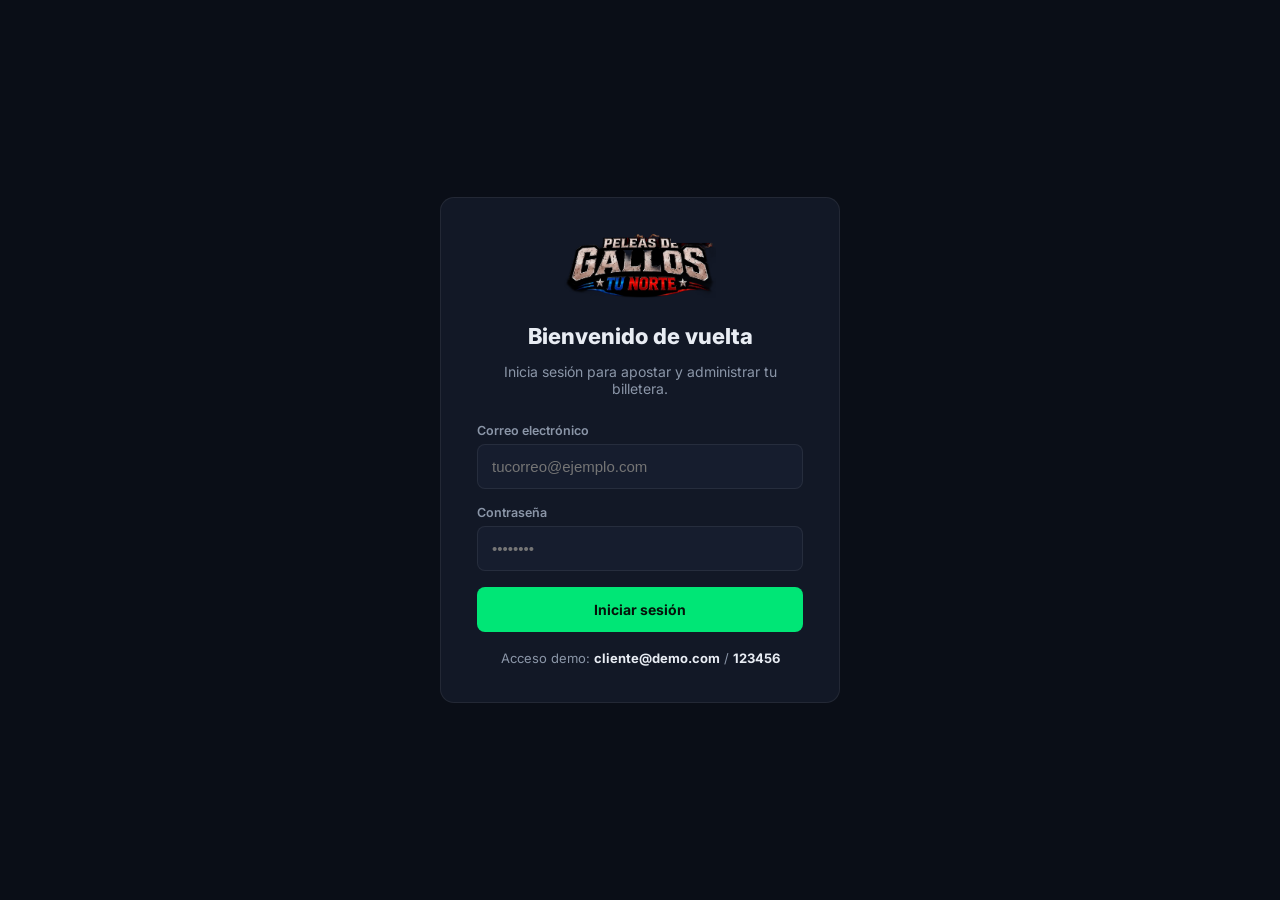
<file: login.html>
<!DOCTYPE html>
<html lang="es">
<head>
<meta charset="UTF-8">
<meta name="viewport" content="width=device-width, initial-scale=1.0">
<title>Iniciar sesión | Tu Norte</title>
<link rel="stylesheet" href="styles.css?v=3">
</head>
<body>

<div class="auth-shell">
  <div class="auth-card">
    <a href="index.html" class="brand"><img src="assets/logo-tu-norte.webp" alt="Peleas de Gallos Tu Norte" class="brand-logo-img"></a>
    <h1>Bienvenido de vuelta</h1>
    <p class="sub">Inicia sesión para apostar y administrar tu billetera.</p>

    <form id="login-form">
      <div class="field">
        <label for="email">Correo electrónico</label>
        <input type="email" id="email" placeholder="tucorreo@ejemplo.com" required>
      </div>
      <div class="field">
        <label for="password">Contraseña</label>
        <input type="password" id="password" placeholder="••••••••" required>
      </div>
      <button type="submit" class="btn btn-brass btn-block">Iniciar sesión</button>
    </form>

    <div class="auth-foot">
      Acceso demo: <strong style="color:var(--ink);">cliente@demo.com</strong> / <strong style="color:var(--ink);">123456</strong>
    </div>
  </div>
</div>

<script src="app.js?v=3"></script>
<script>
document.getElementById('login-form').addEventListener('submit', (e) => {
  e.preventDefault();
  const email = document.getElementById('email').value.trim().toLowerCase();
  const password = document.getElementById('password').value;

  if(email !== 'cliente@demo.com' || password !== '123456'){
    showToast('Correo o contraseña incorrectos');
    return;
  }

  login();
  const params = new URLSearchParams(location.search);
  const next = params.get('next');
  window.location.href = next && next !== 'login.html' ? next : 'index.html';
});
</script>

</body>
</html>
</file>
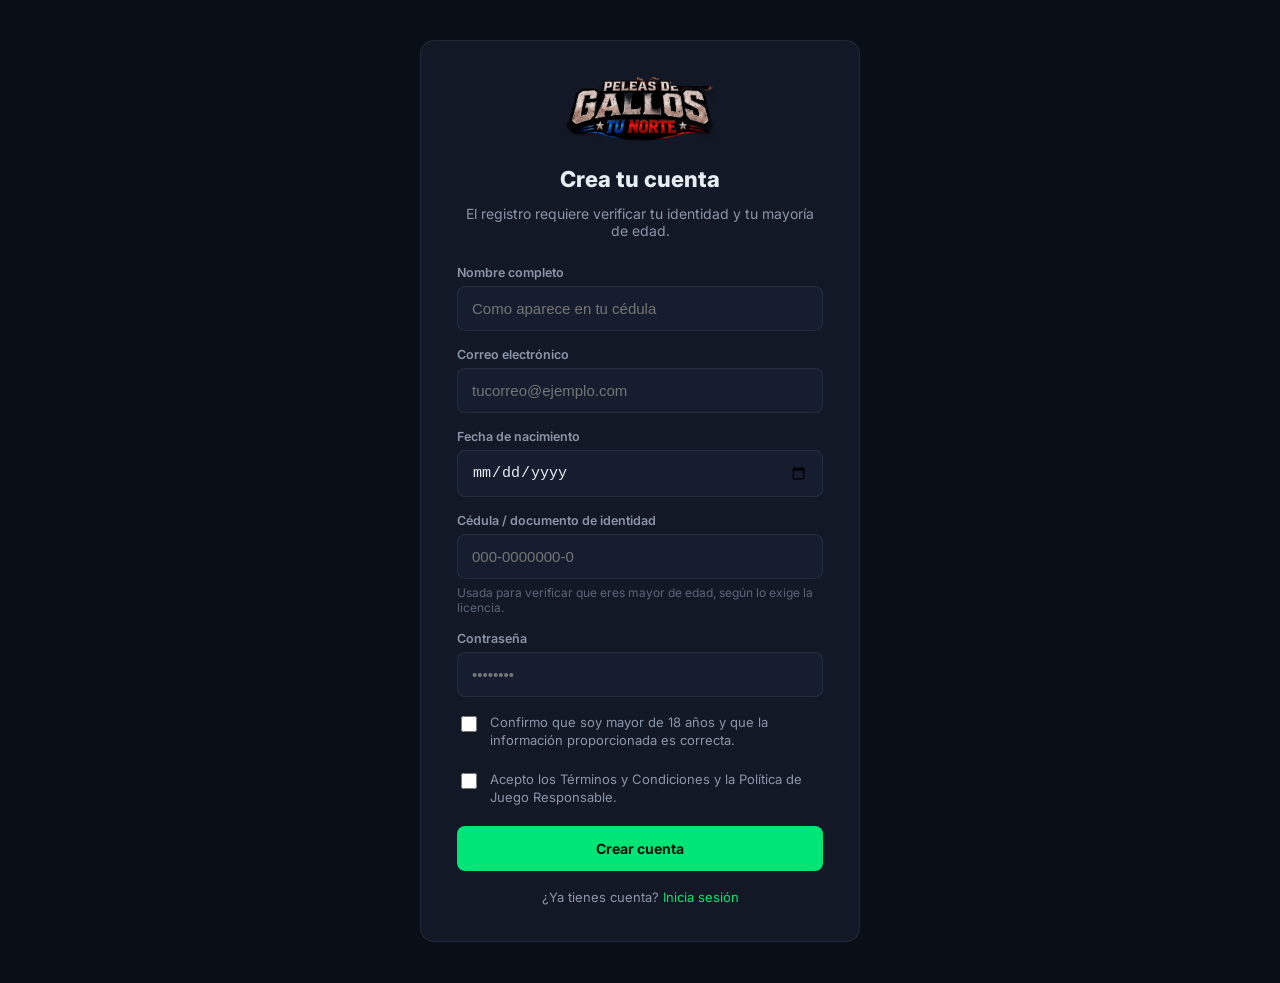
<file: registro.html>
<!DOCTYPE html>
<html lang="es">
<head>
<meta charset="UTF-8">
<meta name="viewport" content="width=device-width, initial-scale=1.0">
<title>Crear cuenta | Tu Norte</title>
<link rel="stylesheet" href="styles.css?v=3">
</head>
<body>

<div class="auth-shell">
  <div class="auth-card" style="max-width:440px;">
    <a href="index.html" class="brand"><img src="assets/logo-tu-norte.webp" alt="Peleas de Gallos Tu Norte" class="brand-logo-img"></a>
    <h1>Crea tu cuenta</h1>
    <p class="sub">El registro requiere verificar tu identidad y tu mayoría de edad.</p>

    <form id="signup-form">
      <div class="field">
        <label for="fullname">Nombre completo</label>
        <input type="text" id="fullname" placeholder="Como aparece en tu cédula" required>
      </div>
      <div class="field">
        <label for="email">Correo electrónico</label>
        <input type="email" id="email" placeholder="tucorreo@ejemplo.com" required>
      </div>
      <div class="field">
        <label for="dob">Fecha de nacimiento</label>
        <input type="date" id="dob" required>
      </div>
      <div class="field">
        <label for="doc">Cédula / documento de identidad</label>
        <input type="text" id="doc" placeholder="000-0000000-0" required>
        <div class="field-hint">Usada para verificar que eres mayor de edad, según lo exige la licencia.</div>
      </div>
      <div class="field">
        <label for="password">Contraseña</label>
        <input type="password" id="password" placeholder="••••••••" required>
      </div>

      <div class="check-row">
        <input type="checkbox" id="age-confirm" required>
        <label for="age-confirm">Confirmo que soy mayor de 18 años y que la información proporcionada es correcta.</label>
      </div>
      <div class="check-row">
        <input type="checkbox" id="terms-confirm" required>
        <label for="terms-confirm">Acepto los Términos y Condiciones y la Política de Juego Responsable.</label>
      </div>

      <button type="submit" class="btn btn-brass btn-block">Crear cuenta</button>
    </form>

    <div class="auth-foot">
      ¿Ya tienes cuenta? <a href="login.html" style="color:var(--gold);">Inicia sesión</a>
    </div>
  </div>
</div>

<script src="app.js?v=3"></script>
<script>
document.getElementById('signup-form').addEventListener('submit', (e) => {
  e.preventDefault();

  const dob = new Date(document.getElementById('dob').value);
  if(isNaN(dob.getTime())){ showToast('Ingresa una fecha de nacimiento válida'); return; }

  const today = new Date();
  let age = today.getFullYear() - dob.getFullYear();
  const hadBirthday = (today.getMonth() > dob.getMonth()) ||
    (today.getMonth() === dob.getMonth() && today.getDate() >= dob.getDate());
  if(!hadBirthday) age--;

  if(age < 18){
    showToast('Debes ser mayor de 18 años para registrarte');
    return;
  }
  if(!document.getElementById('age-confirm').checked || !document.getElementById('terms-confirm').checked){
    showToast('Debes aceptar ambas confirmaciones para continuar');
    return;
  }

  login();
  window.location.href = 'index.html';
});
</script>

</body>
</html>
</file>
<file: styles.css>
@import url('https://fonts.googleapis.com/css2?family=Inter:wght@400;500;600;700;800;900&display=swap');

:root{
  --bg: #0A0E17;
  --bg-2: #0D1220;
  --panel: #121826;
  --panel-2: #161D2E;
  --panel-3: #1B2436;
  --border: rgba(255,255,255,0.07);
  --border-soft: rgba(255,255,255,0.04);

  --ink: #E8ECF3;
  --ink-soft: #8B96A8;
  --ink-faint: #5C6478;

  --green: #00E676;
  --green-dark: #00C853;
  --green-dim: rgba(0,230,118,0.12);

  --red: #FF3B47;
  --red-dim: rgba(255,59,71,0.12);

  --blue: #2E7DFF;
  --blue-dim: rgba(46,125,255,0.12);

  --gold: #00E676;
  --radius: 14px;
  --radius-sm: 8px;
  --shadow-card: 0 4px 24px rgba(0,0,0,0.28);
}

*{ box-sizing: border-box; }

html,body{
  margin:0; padding:0;
  background: var(--bg);
  color: var(--ink);
  font-family: 'Inter', sans-serif;
  overflow-x: hidden;
}

h1,h2,h3{ font-family:'Inter',sans-serif; font-weight:800; line-height:1.1; margin:0; }
.mono{ font-variant-numeric: tabular-nums; }
a{ color: inherit; text-decoration: none; }
button{ font-family: inherit; cursor: pointer; }
::selection{ background: var(--green); color: #06120A; }
a:focus-visible, button:focus-visible, input:focus-visible{ outline: 2px solid var(--green); outline-offset: 2px; }
@media (prefers-reduced-motion: reduce){ *{ animation:none !important; transition:none !important; } }
svg{ display:block; }

.wrap{ max-width: 1400px; margin: 0 auto; padding: 0 24px; }

/* ---------- Topbar ---------- */
.topbar{
  position: sticky; top:0; z-index: 60;
  background: var(--bg-2); border-bottom: 1px solid var(--border);
}
.topbar-inner{ display:flex; align-items:center; gap:28px; padding: 12px 24px; }
.menu-btn{ background:none; border:none; color: var(--ink); padding:6px; border-radius:var(--radius-sm); }
.menu-btn:hover{ background: var(--panel); }

.brand{ display:flex; align-items:center; gap:10px; }
.brand .logo-badge{ width:36px; height:36px; border-radius:10px; background: var(--green); display:flex; align-items:center; justify-content:center; flex-shrink:0; }
.brand .logo-badge svg{ width:22px; height:22px; }
.brand .word-block{ display:flex; flex-direction:column; line-height:1.05; }
.brand .word{ font-weight:800; font-size:19px; letter-spacing:.02em; }
.brand .tagline{ font-size:9px; color: var(--ink-faint); letter-spacing:.14em; font-weight:600; }

.main-nav{ display:flex; align-items:center; gap:4px; flex:1; }
.main-nav a{
  display:flex; align-items:center; gap:7px; padding: 9px 14px; border-radius: var(--radius-sm);
  font-size:13px; font-weight:600; color: var(--ink-soft); white-space:nowrap;
}
.main-nav a:hover{ color: var(--ink); background: var(--panel); }
.main-nav a.active{ color: var(--red); }
.main-nav a svg{ width:15px; height:15px; }

.top-actions{ display:flex; align-items:center; gap:14px; margin-left:auto; }
.wallet-pill{
  display:flex; align-items:center; gap:10px; background: var(--panel); border:1px solid var(--border);
  padding: 7px 8px 7px 16px; border-radius: 999px;
}
.wallet-pill .amt{ font-weight:700; font-size:14px; color: var(--ink); }
.wallet-pill .add-btn{
  width:26px; height:26px; border-radius:50%; background: var(--green); color:#06120A;
  display:flex; align-items:center; justify-content:center; font-weight:900; font-size:16px; border:none;
}
.icon-btn{
  width:38px; height:38px; border-radius:50%; background: var(--panel); border:1px solid var(--border);
  display:flex; align-items:center; justify-content:center; color: var(--ink-soft); position:relative;
}
.icon-btn svg{ width:18px; height:18px; }
.icon-btn .badge{
  position:absolute; top:-3px; right:-3px; background: var(--red); color:#fff; font-size:9px; font-weight:700;
  width:15px; height:15px; border-radius:50%; display:flex; align-items:center; justify-content:center;
}

/* ---------- Dashboard layout ---------- */
.dashboard{ display:grid; grid-template-columns: 240px 1fr 320px; gap:20px; padding: 20px 24px 60px; max-width:1600px; margin:0 auto; align-items:start; }

.side-panel{ background: var(--panel); border:1px solid var(--border); border-radius: var(--radius); overflow:hidden; box-shadow: var(--shadow-card); }
.sidebar-close{ display:none; background: var(--panel); border:1px solid var(--border); color: var(--ink-soft); width:34px; height:34px; border-radius:50%; align-items:center; justify-content:center; margin: 0 0 14px auto; }
.sidebar-close svg{ width:16px; height:16px; }
.sidebar-backdrop{
  position: fixed; inset:0; background: rgba(0,0,0,0.55); z-index:65;
  opacity:0; pointer-events:none; transition: opacity .25s ease;
}
.sidebar-backdrop.open{ opacity:1; pointer-events:auto; }
.side-section{ padding: 16px; border-bottom:1px solid var(--border); }
.side-section:last-child{ border-bottom:none; }
.side-head{ display:flex; align-items:center; justify-content:space-between; margin-bottom:10px; padding: 0 4px; }
.side-head .title{ display:flex; align-items:center; gap:8px; font-size:12px; font-weight:700; letter-spacing:.03em; text-transform:uppercase; color: var(--ink-soft); }
.side-head .title svg{ width:14px; height:14px; color: var(--red); }
.count-pill{ background: var(--red-dim); color: var(--red); font-size:11px; font-weight:700; padding:2px 8px; border-radius:999px; }

.side-link-list{ display:flex; flex-direction:column; gap:1px; }
.side-link{
  display:flex; align-items:center; gap:11px; padding: 9px 10px; border-radius: var(--radius-sm);
  font-size:13px; font-weight:600; color: var(--ink-soft);
}
.side-link svg{ width:16px; height:16px; flex-shrink:0; }
.side-link:hover{ background: var(--panel-2); color: var(--ink); }
.side-link.active{ background: var(--green-dim); color: var(--green); }

.promo-card{
  margin: 14px; padding: 20px; border-radius: var(--radius); background: linear-gradient(160deg, var(--panel-3), var(--panel-2));
  border:1px solid var(--border); box-shadow: var(--shadow-card); position:relative; overflow:hidden;
}
.promo-card .label{ font-size:11px; font-weight:700; color: var(--ink-soft); text-transform:uppercase; letter-spacing:.04em; }
.promo-card .big{ font-size:30px; font-weight:900; color: var(--green); margin:8px 0 2px; }
.promo-card .sub{ font-size:13px; color: var(--ink); margin-bottom:14px; font-weight:600; }
.promo-card .trophy{ position:absolute; top:14px; right:14px; width:40px; height:40px; opacity:.35; }

/* ---------- Live video panel ---------- */
.video-panel{ position:relative; border-radius: var(--radius); overflow:hidden; background:#000; aspect-ratio:16/8.2; border:1px solid var(--border); box-shadow: var(--shadow-card); }
.video-panel iframe{ position:absolute; inset:0; width:100%; height:100%; border:0; display:block; }
.video-scene{
  position:absolute; inset:0;
  background:
    radial-gradient(ellipse 55% 60% at 50% 62%, rgba(255,180,90,0.16), transparent 70%),
    radial-gradient(ellipse 95% 75% at 50% 105%, #3A2A18 0%, #1C130B 55%, #0C0906 100%),
    linear-gradient(180deg, #0A0B0F 0%, #120D0A 55%, #1A130C 100%);
}
.video-scene .ring{
  position:absolute; left:50%; top:62%; transform:translate(-50%,-50%);
  border:1px solid rgba(255,255,255,0.08); border-radius:50%;
}
.video-scene .ring.r1{ width:46%; aspect-ratio:1/1; }
.video-scene .ring.r2{ width:70%; aspect-ratio:1/1; border-color: rgba(255,255,255,0.05); }
.video-scene .spotlight{
  position:absolute; left:50%; top:38%; transform:translate(-50%,-50%);
  width:36%; aspect-ratio:1/1; border-radius:50%;
  background: radial-gradient(circle, rgba(255,210,140,0.22), transparent 72%);
  animation: spotlight-pulse 3.2s ease-in-out infinite;
}
@keyframes spotlight-pulse{ 0%,100%{ opacity:1; } 50%{ opacity:.55; } }
.video-scene .mark{ position:absolute; left:50%; top:50%; transform:translate(-50%,-50%); width:64px; height:64px; opacity:.5; }
.video-scene .mark svg{ width:100%; height:100%; }
.video-overlay-top{
  position:absolute; top:0; left:0; right:0; display:flex; align-items:center; justify-content:space-between;
  padding: 14px 16px; z-index:5; pointer-events:none;
}
.video-overlay-top > *{ pointer-events:auto; }
.live-badge{
  display:flex; align-items:center; gap:6px; background: var(--red); color:#fff; font-weight:800; font-size:12px;
  padding: 6px 12px; border-radius: var(--radius-sm); letter-spacing:.04em;
}
.live-badge .dot{ width:6px; height:6px; border-radius:50%; background:#fff; animation: pulse 1.4s ease-in-out infinite; }
@keyframes pulse{ 0%,100%{opacity:1;} 50%{opacity:.3;} }
.video-meta-pill{
  display:flex; align-items:center; gap:16px; font-size:13px; font-weight:700; color: #fff;
  text-shadow: 0 1px 6px rgba(0,0,0,0.8);
}
.video-meta-pill .item{ display:flex; align-items:center; gap:6px; }
.video-meta-pill svg{ width:14px; height:14px; }
.video-controls{ display:flex; gap:8px; }
.video-icon-btn{
  width:34px; height:34px; border-radius: 50%; background: rgba(10,14,23,0.55); backdrop-filter: blur(4px);
  border:none; color: var(--ink); display:flex; align-items:center; justify-content:center;
}
.video-icon-btn svg{ width:16px; height:16px; }
.video-watermark{
  position:absolute; top:14px; right:14px; z-index:4; opacity:.35; display:flex; align-items:center; gap:6px;
  font-weight:900; font-size:13px; color:#fff; letter-spacing:.03em;
}
.video-watermark svg{ width:20px; height:20px; }
.video-caption{
  padding: 12px 4px 0; display:flex; gap:10px; align-items:center; flex-wrap:wrap;
  font-size:12px; font-weight:700; color: var(--ink-faint); letter-spacing:.02em; text-transform:uppercase;
}
.video-caption .sep{ color: var(--border); }

/* ---------- Matchup row ---------- */
.matchup-row{ display:grid; grid-template-columns: 1fr 180px 1fr; gap:14px; margin-top:16px; align-items:stretch; }
.side-card{ background: var(--panel); border:1px solid var(--border); border-radius: var(--radius); padding:22px; position:relative; overflow:hidden; box-shadow: var(--shadow-card); }
.side-card.red{ border-top: 3px solid var(--red); }
.side-card.blue{ border-top: 3px solid var(--blue); }
.side-tag{
  display:inline-flex; font-size:11px; font-weight:800; letter-spacing:.06em; padding:4px 10px; border-radius: 5px; margin-bottom:14px;
}
.side-tag.red{ background: var(--red-dim); color: var(--red); }
.side-tag.blue{ background: var(--blue-dim); color: var(--blue); }
.side-card-top{ display:flex; align-items:center; justify-content:space-between; }
.rooster-avatar{ width:48px; height:48px; border-radius:50%; display:flex; align-items:center; justify-content:center; flex-shrink:0; border: 2px solid; }
.rooster-avatar.red{ background: var(--red-dim); border-color: var(--red); }
.rooster-avatar.blue{ background: var(--blue-dim); border-color: var(--blue); }
.rooster-avatar svg{ width:28px; height:28px; }
.rooster-avatar.red svg{ color: var(--red); }
.rooster-avatar.blue svg{ color: var(--blue); }
.side-card .name{ font-size:21px; font-weight:800; margin:14px 0 2px; }
.side-card .odds-val{ font-size:38px; font-weight:900; margin: 6px 0 16px; }
.side-card.red .odds-val{ color: var(--red); }
.side-card.blue .odds-val{ color: var(--blue); }
.quick-chips{ display:flex; gap:8px; margin-bottom:14px; }
.quick-chip{
  flex:1; text-align:center; padding:11px 4px; border-radius: var(--radius-sm); border:1px solid transparent;
  background: var(--panel-2); font-size:12.5px; font-weight:700; color: var(--ink-soft);
}
.quick-chip.active{ border-color: currentColor; background: var(--panel-3); }
.side-card.red .quick-chip.active{ color: var(--red); }
.side-card.blue .quick-chip.active{ color: var(--blue); }
.bet-btn{
  width:100%; padding:13px; border-radius: var(--radius-sm); border:none; background: var(--green); color:#06120A;
  font-weight:800; font-size:13px; letter-spacing:.03em; text-transform:uppercase;
}
.bet-btn:hover{ background: var(--green-dark); }
.bet-btn:disabled{ opacity:.4; cursor:not-allowed; }

.vs-panel{
  display:flex; flex-direction:column; align-items:center; justify-content:center; text-align:center;
  background: var(--panel); border:1px solid var(--border); border-radius: var(--radius); padding: 16px 10px; gap:6px; box-shadow: var(--shadow-card);
}
.vs-panel .vs-mark{ font-size:26px; font-weight:900; color: var(--ink); }
.vs-panel .round{ font-size:12px; color: var(--ink-soft); font-weight:600; }
.vs-panel .timer{ font-size:17px; font-weight:800; color: var(--red); margin: 2px 0; }
.vs-panel .live-note{ font-size:11px; font-weight:700; color: var(--green); text-transform:uppercase; letter-spacing:.03em; }
.vs-panel .ring-icon{ width:28px; height:28px; color: var(--ink-faint); margin-top:4px; }

/* ---------- Odds chart ---------- */
.chart-panel{ background: var(--panel); border:1px solid var(--border); border-radius: var(--radius); padding:22px; margin-top:18px; box-shadow: var(--shadow-card); }
.chart-head{ display:flex; align-items:center; justify-content:space-between; margin-bottom:14px; }
.chart-head .title{ font-size:12px; font-weight:700; letter-spacing:.04em; text-transform:uppercase; color: var(--ink-soft); }
.chart-legend{ display:flex; gap:16px; font-size:12px; font-weight:700; }
.chart-legend span{ display:flex; align-items:center; gap:6px; }
.chart-legend .dot{ width:8px; height:8px; border-radius:50%; }
.chart-legend .dot.red{ background: var(--red); }
.chart-legend .dot.blue{ background: var(--blue); }
.chart-svg{ width:100%; height:150px; }

/* ---------- Upcoming fights ---------- */
.upcoming-panel{ background: var(--panel); border:1px solid var(--border); border-radius: var(--radius); padding:22px; margin-top:18px; box-shadow: var(--shadow-card); }
.upcoming-title{ font-size:12px; font-weight:700; letter-spacing:.04em; text-transform:uppercase; color: var(--ink-soft); margin-bottom:14px; }
.upcoming-grid{ display:grid; grid-template-columns: repeat(4, 1fr); gap:12px; }
.upcoming-card{ background: var(--panel-2); border:1px solid var(--border); border-radius: var(--radius); padding:14px; }
.upcoming-time{ font-size:11px; font-weight:700; color: var(--ink-faint); text-transform:uppercase; margin-bottom:8px; }
.upcoming-vs{ display:flex; align-items:center; justify-content:center; gap:8px; margin-bottom:8px; }
.upcoming-vs .rooster-avatar{ width:38px; height:38px; }
.upcoming-vs .rooster-avatar svg{ width:20px; height:20px; }
.upcoming-vs .vs-mini{ font-size:11px; font-weight:800; color: var(--ink-faint); }
.upcoming-names{ display:flex; justify-content:space-between; font-size:12px; font-weight:700; margin-bottom:6px; }
.upcoming-odds{ display:flex; justify-content:space-between; font-size:13px; font-weight:800; }
.upcoming-odds .r{ color: var(--red); }
.upcoming-odds .b{ color: var(--blue); }

/* ---------- Right sidebar: chat ---------- */
.chat-card{ background: var(--panel); border:1px solid var(--border); border-radius: var(--radius); display:flex; flex-direction:column; height: 480px; box-shadow: var(--shadow-card); }
.chat-card-head{ display:flex; align-items:center; justify-content:space-between; padding:14px 16px; border-bottom:1px solid var(--border); }
.chat-card-head .title{ display:flex; align-items:center; gap:8px; font-size:13px; font-weight:800; letter-spacing:.02em; }
.chat-card-head .live-count{ display:flex; align-items:center; gap:6px; font-size:12px; font-weight:700; color: var(--green); }
.chat-card-head .live-count .dot{ width:6px; height:6px; border-radius:50%; background: var(--green); }
.chat-msgs{ flex:1; overflow-y:auto; padding:14px 16px; display:flex; flex-direction:column; gap:14px; }
.chat-msg-row{ display:flex; gap:10px; }
.chat-avatar{
  width:30px; height:30px; border-radius:50%; flex-shrink:0; display:flex; align-items:center; justify-content:center;
  font-size:12px; font-weight:800; color:#fff;
}
.chat-msg-body{ flex:1; min-width:0; }
.chat-msg-head{ display:flex; align-items:center; gap:6px; margin-bottom:2px; }
.chat-username{ font-size:12.5px; font-weight:700; }
.chat-time{ font-size:10.5px; color: var(--ink-faint); }
.vip-badge{ background: var(--green-dim); color: var(--green); font-size:9px; font-weight:800; padding:1px 6px; border-radius:4px; }
.chat-text{ font-size:13px; color: var(--ink-soft); line-height:1.4; }
.chat-input-bar{ display:flex; gap:8px; align-items:center; padding:12px; border-top:1px solid var(--border); }
.chat-input-bar input{
  flex:1; background: var(--panel-2); border:1px solid var(--border); border-radius: 999px; padding:10px 40px 10px 16px;
  color: var(--ink); font-size:13px;
}
.chat-input-wrap{ position:relative; flex:1; }
.chat-input-wrap .emoji-btn{
  position:absolute; right:12px; top:50%; transform:translateY(-50%); background:none; border:none;
  color: var(--ink-faint); display:flex;
}
.chat-input-wrap .emoji-btn svg{ width:17px; height:17px; }
.chat-input-bar .send-btn{
  width:36px; height:36px; border-radius:50%; background: var(--green); border:none; color:#06120A;
  display:flex; align-items:center; justify-content:center; flex-shrink:0;
}
.chat-input-bar .send-btn svg{ width:16px; height:16px; }
.more-btn{ background:none; border:none; color: var(--ink-faint); padding:4px; }
.more-btn svg{ width:18px; height:18px; }

.leaderboard-card{ background: var(--panel); border:1px solid var(--border); border-radius: var(--radius); padding:18px; margin-top:16px; box-shadow: var(--shadow-card); }
.leaderboard-head{ display:flex; justify-content:space-between; align-items:center; margin-bottom:12px; }
.leaderboard-head .title{ font-size:12px; font-weight:700; letter-spacing:.04em; text-transform:uppercase; color: var(--ink-soft); }
.leaderboard-head .link{ font-size:11px; font-weight:700; color: var(--green); }
.lb-row{ display:flex; align-items:center; gap:10px; padding: 8px 0; }
.lb-rank{ width:22px; height:22px; font-size:13px; font-weight:800; color: var(--ink-faint); text-align:center; display:flex; align-items:center; justify-content:center; flex-shrink:0; }
.lb-rank.gold{ color: #06120A; background:#FFC107; border-radius:50%; }
.lb-rank.bronze{ color: #06120A; background:#FF7A45; border-radius:50%; }
.lb-avatar{ width:28px; height:28px; border-radius:50%; flex-shrink:0; }
.lb-name{ flex:1; font-size:13px; font-weight:700; min-width:0; overflow:hidden; text-overflow:ellipsis; white-space:nowrap; }
.lb-amt{ font-size:12.5px; font-weight:800; color: var(--green); white-space:nowrap; flex-shrink:0; }

.tournament-card{
  margin-top:16px; padding:22px; border-radius: var(--radius); border:1px solid var(--border);
  background: linear-gradient(160deg, var(--panel-3), var(--panel-2)); position:relative; overflow:hidden; box-shadow: var(--shadow-card);
}
.tournament-card .label{ font-size:11px; font-weight:700; color: var(--ink-soft); text-transform:uppercase; letter-spacing:.04em; }
.tournament-card .name{ font-size:19px; font-weight:900; margin: 6px 0 14px; }
.progress-track{ height:6px; background: var(--panel-2); border-radius:999px; overflow:hidden; margin-bottom:8px; }
.progress-fill{ height:100%; background: var(--green); border-radius:999px; }
.tournament-card .status{ font-size:12px; font-weight:700; color: var(--ink-soft); display:flex; justify-content:space-between; }
.tournament-card .trophy-graphic{ position:absolute; right:14px; bottom:8px; width:60px; height:60px; opacity:.9; }

@media (max-width: 1180px){
  .dashboard{ grid-template-columns: 1fr; }
  .main-nav{ display:none; }
  .upcoming-grid{ grid-template-columns: repeat(2,1fr); }

  .sidebar-close{ display:flex; }

  .left-sidebar{
    position: fixed; top:0; left:0; bottom:0; width:280px; max-width:82vw; z-index:70;
    background: var(--bg); padding: 18px 14px 24px; overflow-y:auto;
    transform: translateX(-100%); transition: transform .28s ease;
    box-shadow: 8px 0 30px rgba(0,0,0,0.4);
  }
  .left-sidebar.open{ transform: translateX(0); }
}

/* ============================================================
   Componentes compartidos (billetera, login, registro)
   ============================================================ */
.btn{
  display:inline-flex; align-items:center; justify-content:center; gap:8px;
  padding: 13px 22px; border-radius: var(--radius-sm); border:1px solid transparent;
  font-weight:700; font-size:14px; transition: transform .1s ease;
}
.btn:active{ transform: scale(0.98); }
.btn-brass{ background: var(--green); color:#06120A; }
.btn-brass:hover{ background: var(--green-dark); }
.btn-outline{ border-color: var(--border); color: var(--ink); background: transparent; }
.btn-outline:hover{ background: var(--panel-2); }
.btn[disabled]{ opacity:0.4; cursor:not-allowed; }
.btn-block{ width:100%; }

footer{ border-top:1px solid var(--border); margin-top:40px; padding: 26px 0 50px; color: var(--ink-faint); font-size:13px; }
footer .wrap{ display:flex; justify-content:space-between; align-items:center; flex-wrap:wrap; gap:12px; }
.legal-badge{ display:inline-flex; align-items:center; gap:8px; border:1px solid var(--border); padding:6px 12px; border-radius: var(--radius-sm); font-size:12px; }

.toast{
  position: fixed; bottom: 28px; left:50%; transform: translateX(-50%) translateY(20px);
  background: var(--green); color: #06120A; padding: 14px 24px; border-radius: var(--radius-sm);
  font-weight:700; opacity:0; transition: opacity .25s ease, transform .25s ease; pointer-events:none; z-index: 100;
}
.toast.show{ opacity:1; transform: translateX(-50%) translateY(0); }

.wallet-hero{ display:grid; grid-template-columns: 1fr 1fr; gap:20px; margin: 30px 0; }
.balance-card{ border:1px solid var(--border); border-radius: var(--radius); background: var(--panel); padding: 30px; display:flex; flex-direction:column; justify-content:space-between; }
.balance-card .label{ color: var(--ink-soft); font-size:12px; text-transform:uppercase; letter-spacing:.06em; font-weight:700; }
.balance-card .amount{ font-size:40px; font-weight:900; margin: 10px 0 20px; }
.deposit-card{ border:1px solid var(--border); border-radius: var(--radius); background: var(--panel); padding:30px; }
.deposit-card h3{ font-size:17px; margin-bottom:16px; font-weight:800; }
.chip-row{ display:flex; gap:10px; margin-bottom:18px; flex-wrap:wrap; }
.chip{ padding:10px 16px; border-radius: var(--radius-sm); border:1px solid var(--border); background: var(--panel-2); font-weight:700; color: var(--ink); }
.chip.active{ border-color: var(--green); color: var(--green); background: var(--green-dim); }
.amount-input{ width:100%; padding:14px; border-radius: var(--radius-sm); border:1px solid var(--border); background: var(--panel-2); color: var(--ink); font-size:16px; margin-bottom: 18px; }
.paypal-btn{ width:100%; padding:14px; border-radius: 24px; border:none; background:#FFC439; color:#0b0b0b; font-weight:800; font-size:15px; display:flex; align-items:center; justify-content:center; gap:6px; }
.paypal-btn:hover{ filter: brightness(1.05); }
.paypal-btn .pp-logo{ font-style: italic; font-weight: 900; }
.demo-note{ font-size:12px; color: var(--ink-faint); margin-top:10px; text-align:center; }

.section-head{ display:flex; align-items:baseline; justify-content:space-between; margin: 34px 0 16px; }
.section-head h2{ font-size:20px; }
.section-head .count{ color: var(--ink-soft); font-size:13px; font-weight:600; }
.history-table{ width:100%; border-collapse: collapse; margin-top:12px; }
.history-table th{ text-align:left; font-size:11px; text-transform:uppercase; letter-spacing:.05em; color: var(--ink-soft); padding: 10px 0; border-bottom:1px solid var(--border); font-weight:700; }
.history-table td{ padding: 14px 0; border-bottom:1px solid var(--border-soft); font-size:14px; }
.history-table td.num{ text-align:right; }
.pill{ padding:4px 10px; border-radius: 20px; font-size:11px; font-weight:700; }
.pill.win{ background: var(--blue-dim); color: var(--blue); }
.pill.loss{ background: var(--red-dim); color: var(--red); }
.pill.pending{ background: var(--green-dim); color: var(--green); }

.auth-shell{ min-height: 100vh; display:flex; align-items:center; justify-content:center; padding: 40px 20px; }
.auth-card{ width:100%; max-width: 400px; border:1px solid var(--border); background: var(--panel); border-radius: var(--radius); padding: 36px; }
.auth-card .brand{ justify-content:center; margin-bottom: 26px; }
.auth-card .brand-logo-img{ height:64px; }
.auth-card h1{ font-size:22px; text-align:center; margin-bottom:6px; }
.auth-card .sub{ color: var(--ink-soft); font-size:14px; text-align:center; margin-bottom:26px; }
.field{ margin-bottom: 16px; }
.field label{ display:block; font-size:12.5px; color: var(--ink-soft); margin-bottom:6px; font-weight:600; }
.field input{ width:100%; padding:13px 14px; border-radius: var(--radius-sm); border:1px solid var(--border); background: var(--panel-2); color: var(--ink); font-size:15px; }
.auth-foot{ text-align:center; margin-top:18px; font-size:13px; color: var(--ink-soft); }
.check-row{ display:flex; align-items:flex-start; gap:10px; margin-bottom:20px; }
.check-row input{ margin-top:3px; width:16px; height:16px; accent-color: var(--green); flex-shrink:0; }
.check-row label{ font-size:13px; color: var(--ink-soft); line-height:1.4; }
.field-hint{ font-size:12px; color: var(--ink-faint); margin-top:6px; }

@media (max-width: 760px){
  .wallet-hero{ grid-template-columns: 1fr; }
  .matchup-row{ grid-template-columns:1fr; }
  .vs-panel{ order:-1; }
  .upcoming-grid{ grid-template-columns: 1fr; }
}

@media (max-width: 480px){
  .brand-logo-img{ height:34px; }
  .topbar-inner{ padding:10px 14px; gap:12px; }
  .wallet-pill .amt{ font-size:12px; }
  .top-actions{ gap:8px; }
  .side-tag{ font-size:10px; }
  .side-card .odds-val{ font-size:30px; }
  .quick-chip{ font-size:11px; padding:9px 2px; }
  .vs-panel{ padding:12px 6px; }
  .video-caption{ font-size:10px; gap:6px; }
}

/* ---------- Compat: encabezado simple en billetera/login/registro/evento ---------- */
.brand{ display:flex; align-items:center; gap:10px; }
.brand-logo-img{ height:46px; width:auto; display:block; }
.brand .eyebrow{ display:block; font-size:9px; letter-spacing:.14em; text-transform:uppercase; color:var(--ink-faint); font-weight:600; }
.brand .dot{ width:8px; height:8px; border-radius:50%; background:var(--green); display:inline-block; margin-right:6px; }
.nav{ display:flex; gap:26px; align-items:center; font-size:14px; }
.nav a{ color: var(--ink-soft); font-weight:600; }
.nav a:hover{ color: var(--ink); }
.nav .balance-pill{ background: var(--panel); border:1px solid var(--border); border-radius:999px; padding:8px 14px; color: var(--green); font-weight:700; }
@media (max-width:1180px){ .nav{ display:none; } }
</file>
